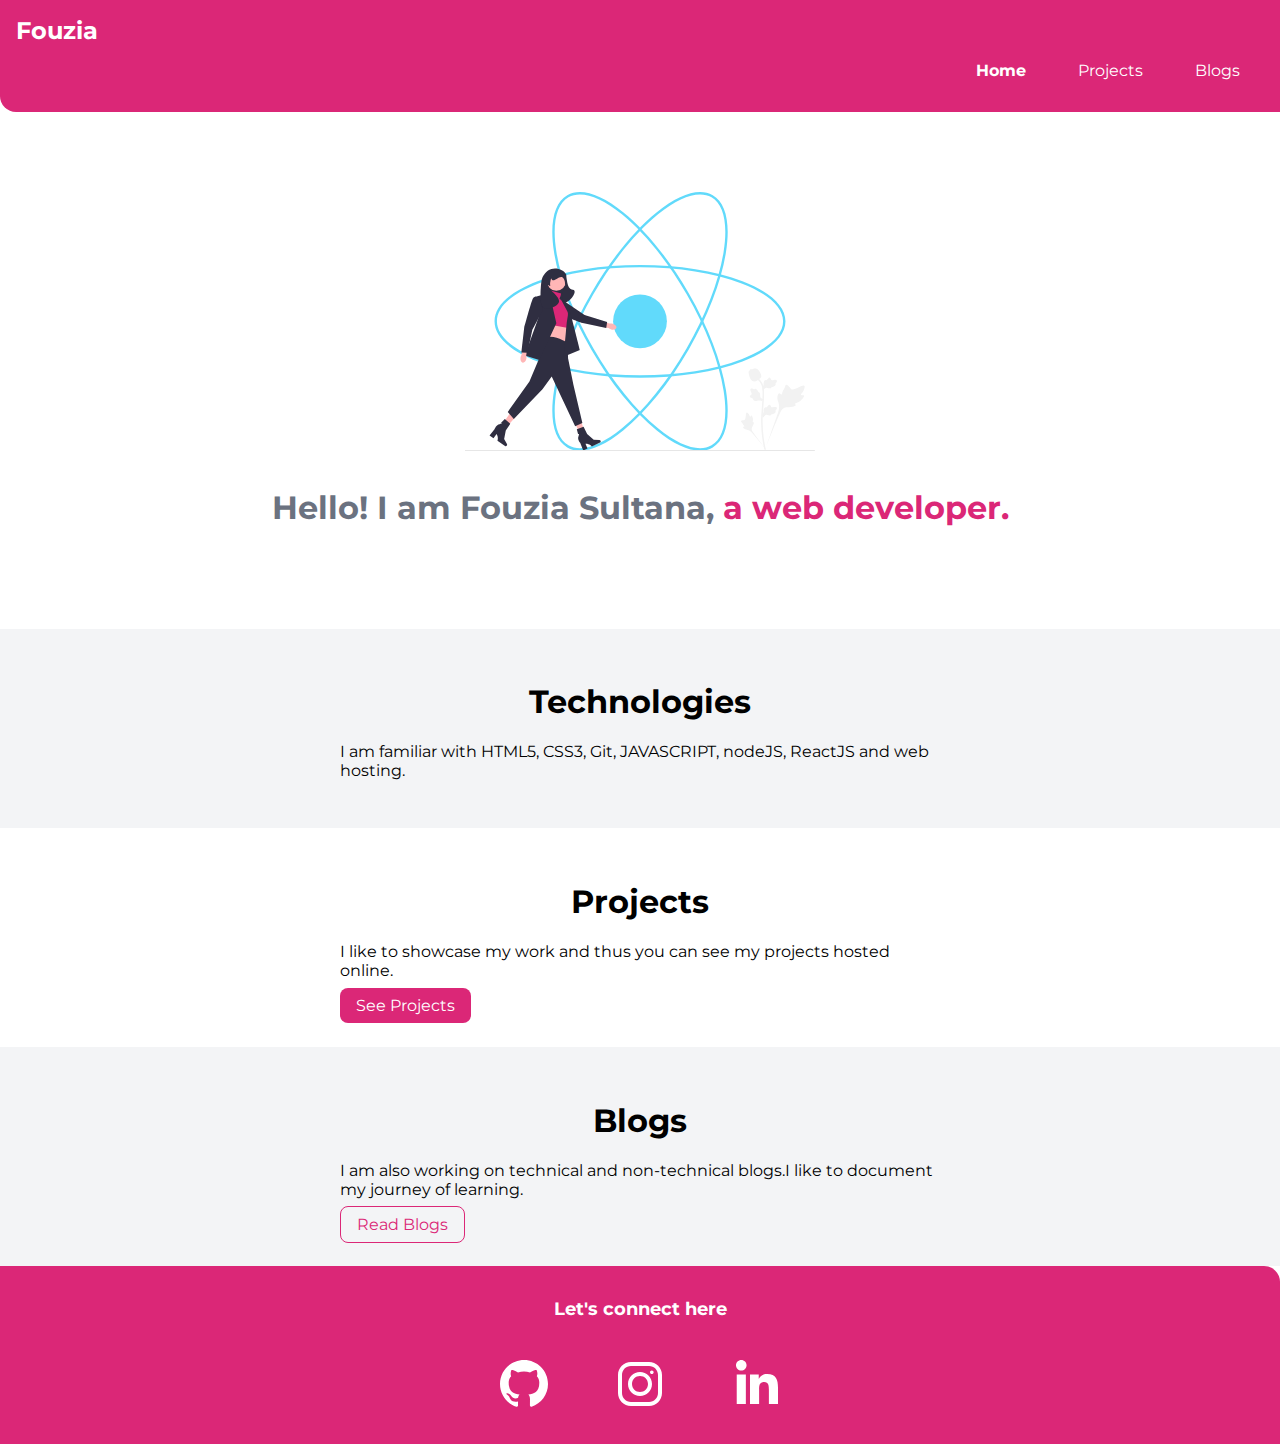
<file: index.html>
<!DOCTYPE html>
<html lang="en">
<head>
    <meta charset="UTF-8">
    <meta http-equiv="X-UA-Compatible" content="IE=edge">
    <meta name="viewport" content="width=device-width, initial-scale=1.0">
    <title>Home | fouziasultana</title>
    <link rel="stylesheet" href="styles.css">
</head>
<body>

    <nav class="navigation container">
        <div class="nav-brand">Fouzia</div>
        <ul class="list-non-bullet nav-pills">
        <li class="list-item-inline"><a class="link link-active" href="/">Home</a></li>
        <li class="list-item-inline"><a class="link" href="/projects.html">Projects</a></li>
        <li class="list-item-inline"><a class="link" href="/blogs.html">Blogs</a></li>
        </ul>
    </nav>

    <header class="hero">
        <img class="hero-img" src="images/hero.svg">
        <h1 class="hero-heading">Hello! I am Fouzia Sultana, <span class="heading-inverted">a web developer.</span></h1>
        </header>

        <section class="section ow">
            <div class="container container-center">
            <h1>Technologies</h1>
            <p>I am familiar with HTML5, CSS3, Git, JAVASCRIPT, nodeJS, ReactJS and web hosting.</p>
            </div>
        </section>

        <section class="section">
            <div class="container container-center">
            <h1>Projects</h1>
            <p>I like to showcase my work and thus you can see my projects hosted online.</p>
            <a class="link link-primary" href="/projects.html">See Projects</a>
            </div>
        </section>
        
        <section class="section ow">
            <div class="container container-center">
            <h1>Blogs</h1>
            <p>I am also working on technical and non-technical blogs.I like to document my journey of learning.</p>
            <a class="link link-secondary" href="/blogs.html">Read Blogs</a>
            </div>
        </section>

    <footer class="footer">
        <div class="footer-header">Let's connect here</div>
        <ul class="list non-bullet">
            <li class="list-item-inline">
                <a class="link" href="https://github.com/fouzi-sul" target="_blank">
                    <img src="images/github.svg" alt="Github logo">
                </a>
            </li>
            <li class="list-item-inline">
                <a class="link" href="https://instagram.com/fou.zee.yah" target="_blank">
                    <img src="images/insta.svg" alt="Instagram logo">
                </a>
            </li>
            <li class="list-item-inline">
                <a class="link" href="https://linkedin.com/in/fouziasultana" target="_blank">
                    <img src="images/linkedin.svg" alt="Linkedin logo">
                </a>
            </li>
            </ul>
        </footer>

</body>
</html>
</file>
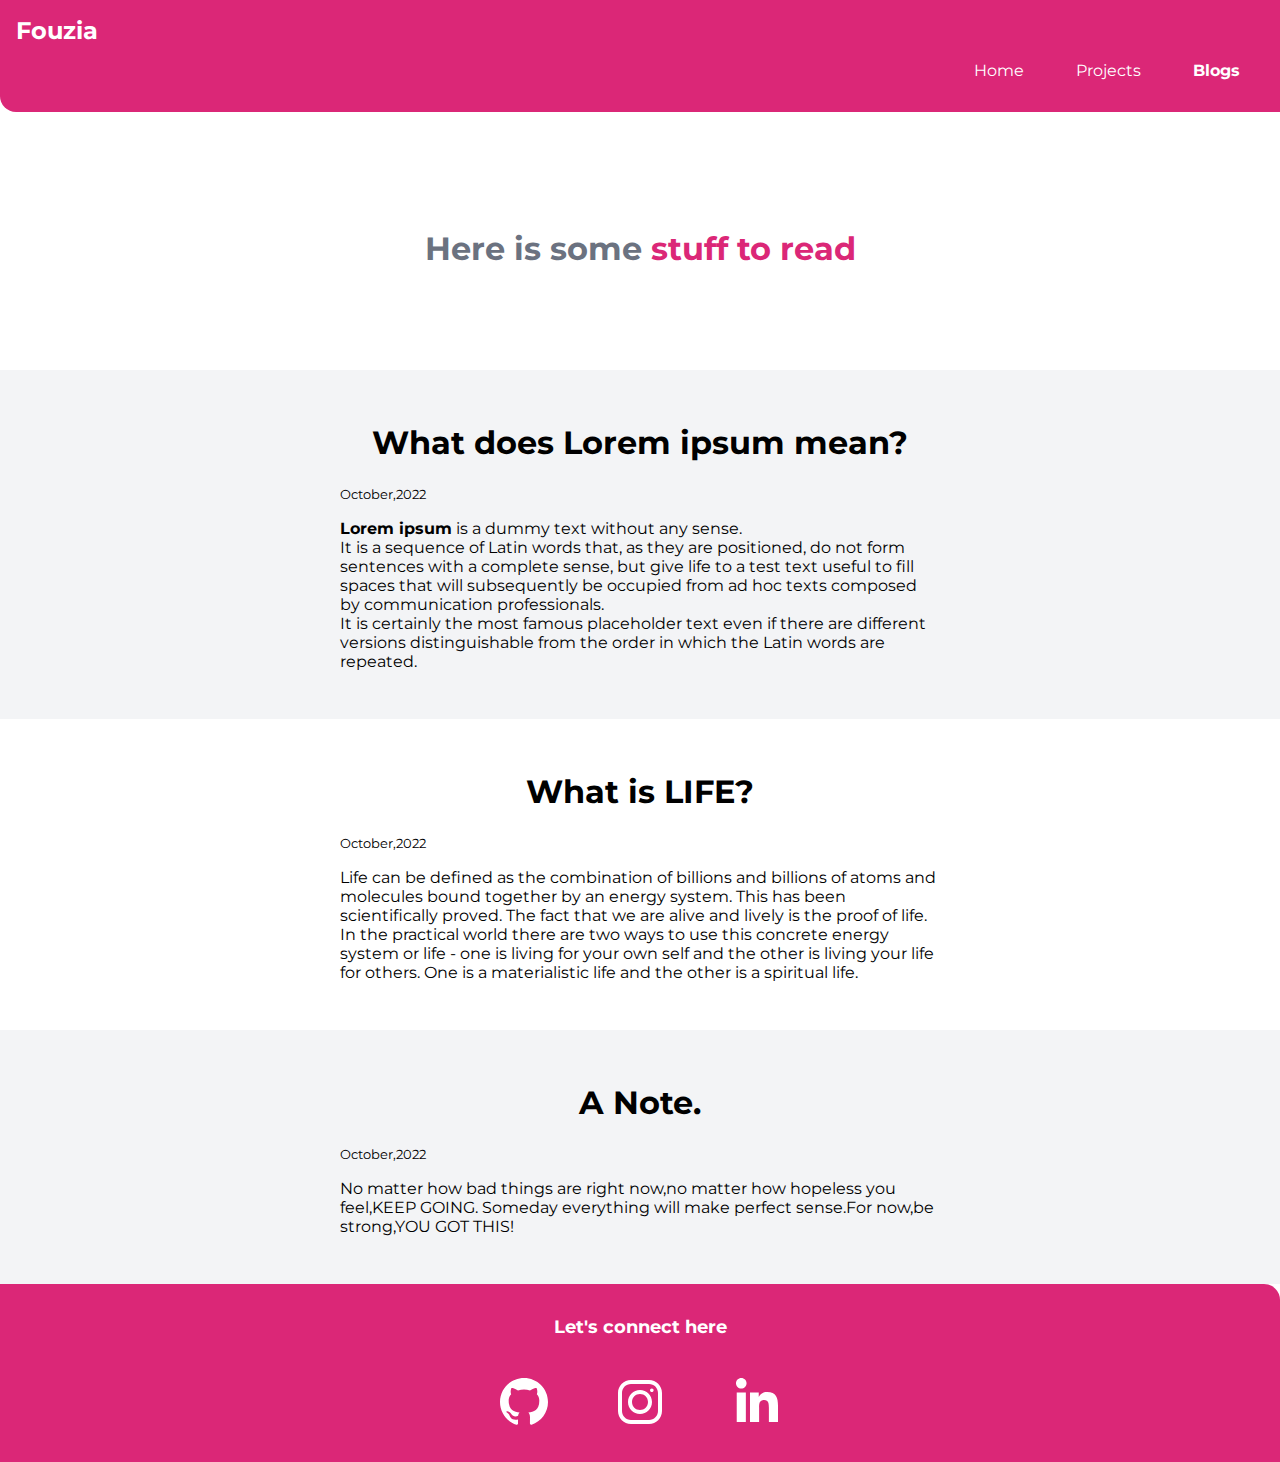
<file: blogs.html>
<!DOCTYPE html>
<html lang="en">
<head>
    <meta charset="UTF-8">
    <meta http-equiv="X-UA-Compatible" content="IE=edge">
    <meta name="viewport" content="width=device-width, initial-scale=1.0">
    <title>Blogs</title>
    <link rel="stylesheet" href="styles.css">
</head>
<body>
    <nav class="navigation container">
        <div class="nav-brand">Fouzia</div>
        <ul class="list-non-bullet nav-pills">
        <li class="list-item-inline"><a class="link" href="/">Home</a></li>
        <li class="list-item-inline"><a class="link" href="/projects.html">Projects</a></li>
        <li class="list-item-inline"><a class="link link-active" href="/blogs.html">Blogs</a></li>
        </ul>
    </nav>

    <header class="hero">
        <h1 class="hero-heading">Here is some <span class="heading-inverted">stuff to read</span></h1>
        </header>
        
        <section class="section ow">
            <div class="container container-center">
            <h1>What does Lorem ipsum mean?</h1>
            <small>October,2022</small>
            <p><strong>Lorem ipsum</strong> is a dummy text without any sense.<br>It is a sequence of 
                Latin words that, as they are positioned, do not form sentences with a complete 
                sense, but give life to a test text useful to fill spaces that will subsequently 
                be occupied from ad hoc texts composed by communication professionals.<br>It is 
                certainly the most famous placeholder text even if there are different versions 
                distinguishable from the order in which the Latin words are repeated.</p>
            </div>
        </section>

        <section class="section">
            <div class="container container-center">
            <h1>What is LIFE?</h1>
            <small>October,2022</small>
            <p>Life can be defined as the combination of billions and billions of atoms and molecules 
                bound together by an energy system. This has been scientifically proved. The fact 
                that we are alive and lively is the proof of life.<br>In the practical world there are
                 two ways to use this concrete energy system or life - one is living for your own self 
                 and the other is living your life for others. One is a materialistic life and the other
                  is a spiritual life.</p>
            </div>
        </section>

        <section class="section ow">
            <div class="container container-center">
            <h1>A Note.</h1>
            <small>October,2022</small>
            <p>No matter how bad things are right now,no matter how hopeless you feel,KEEP GOING.
                Someday everything will make perfect sense.For now,be strong,YOU GOT THIS!</p>
            </div>
        </section>

        <footer class="footer">
            <div class="footer-header">Let's connect here</div>
            <ul class="list non-bullet">
                <li class="list-item-inline">
                    <a class="link" href="https://github.com/fouzi-sul" target="_blank">
                        <img src="images/github.svg" alt="Github logo">
                    </a>
                </li>
                <li class="list-item-inline">
                    <a class="link" href="https://instagram.com/fou.zee.yah" target="_blank">
                        <img src="images/insta.svg" alt="Instagram logo">
                    </a>
                </li>
                <li class="list-item-inline">
                    <a class="link" href="https://linkedin.com/in/fouziasultana" target="_blank">
                        <img src="images/linkedin.svg" alt="Linkedin logo">
                    </a>
                </li>
                </ul>
            </footer>
    
</body>
</html>
</file>
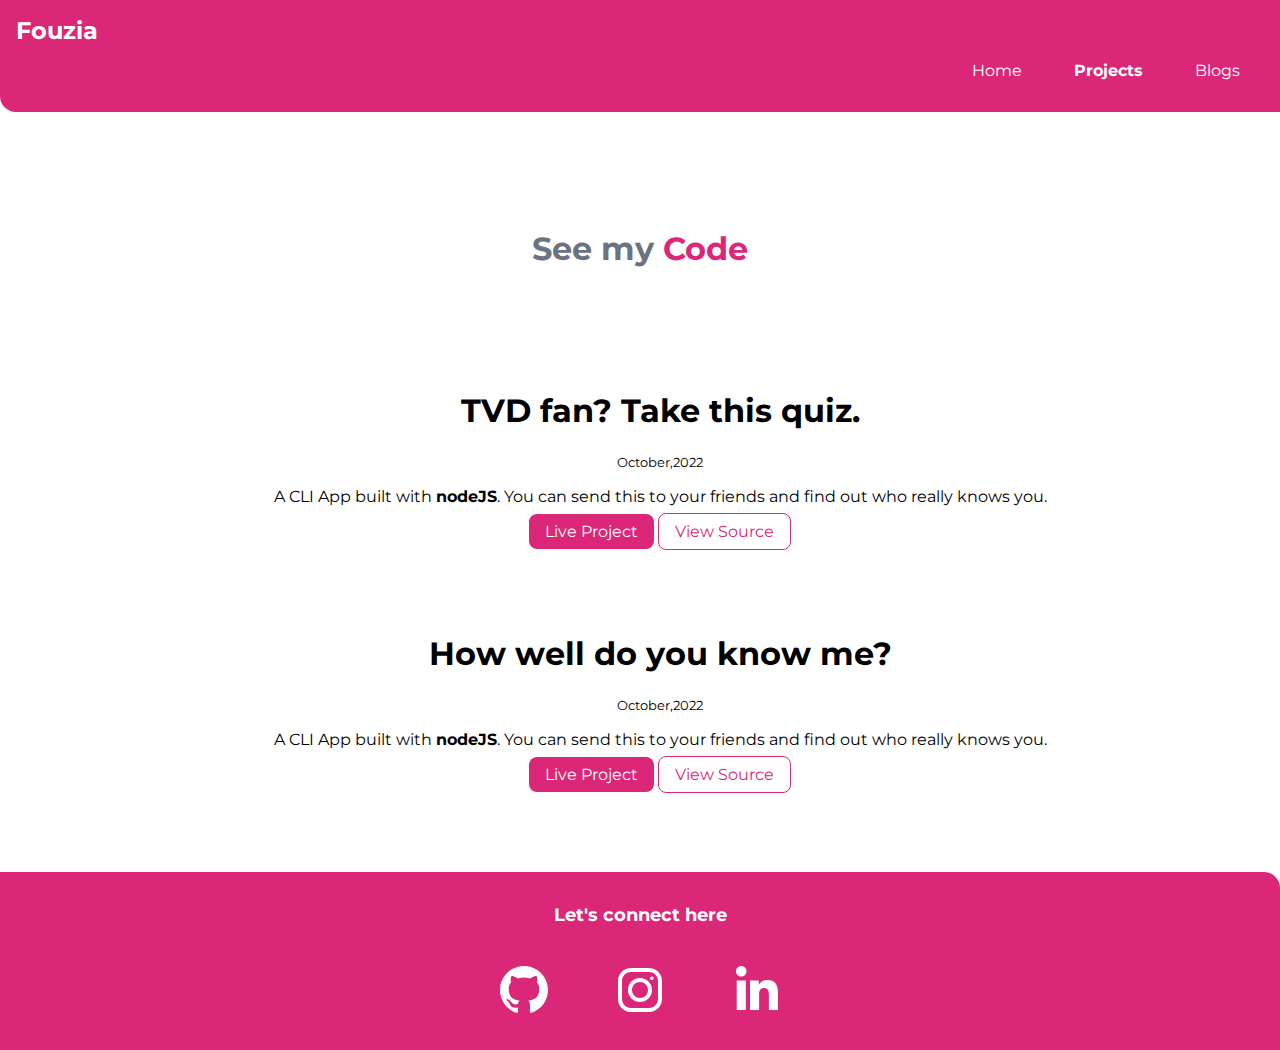
<file: projects.html>
<!DOCTYPE html>
<html lang="en">
<head>
    <meta charset="UTF-8">
    <meta http-equiv="X-UA-Compatible" content="IE=edge">
    <meta name="viewport" content="width=device-width, initial-scale=1.0">
    <title>Projects</title>
    <link rel="stylesheet" href="/styles.css">
</head>
<body>
    <nav class="navigation container">
        <div class="nav-brand">Fouzia</div>
        <ul class="list-non-bullet nav-pills">
        <li class="list-item-inline"><a class="link" href="/">Home</a></li>
        <li class="list-item-inline"><a class="link link-active" href="/projects.html">Projects</a></li>
        <li class="list-item-inline"><a class="link" href="/blogs.html">Blogs</a></li>
        </ul>
    </nav>
    <header class="hero">
        <h1 class="hero-heading">See my <span class="heading-inverted">Code</span></h1>
        </header>
        <ul class="list-non-bullet">
            <li class="space">
                <h1>TVD fan? Take this quiz.</h1>
                <small>October,2022</small>
                <p>A CLI App built with <strong>nodeJS</strong>. You can send this to your friends and find out who really knows you.</p>

                <a class="link link-primary" href="https://replit.com/@fouzi-sul/tvdquiz">Live Project</a>
                <a class="link link-secondary" href="https://github.com/fouzi-sul/tvd.quiz">View Source</a>
            </li>


            <li class="space">
                <h1>How well do you know me?</h1>
                <small>October,2022</small>
                <p>A CLI App built with <strong>nodeJS</strong>. You can send this to your friends and find out who really knows you.</p>

                <a class="link link-primary" href="https://replit.com/@fouzi-sul/you-know-me">Live Project</a>
                <a class="link link-secondary" href="https://github.com/fouzi-sul/you-know-me">View Source</a>
            </li>
        </ul>
        <footer class="footer">
            <div class="footer-header">Let's connect here</div>
            <ul class="list non-bullet">
                <li class="list-item-inline">
                    <a class="link" href="https://github.com/fouzi-sul" target="_blank">
                        <img src="images/github.svg" alt="Github logo">
                    </a>
                </li>
                <li class="list-item-inline">
                    <a class="link" href="https://instagram.com/fou.zee.yah" target="_blank">
                        <img src="images/insta.svg" alt="Instagram logo">
                    </a>
                </li>
                <li class="list-item-inline">
                    <a class="link" href="https://linkedin.com/in/fouziasultana" target="_blank">
                        <img src="images/linkedin.svg" alt="Linkedin logo">
                    </a>
                </li>
                </ul>
            </footer>
       
</body>
</html>
</file>
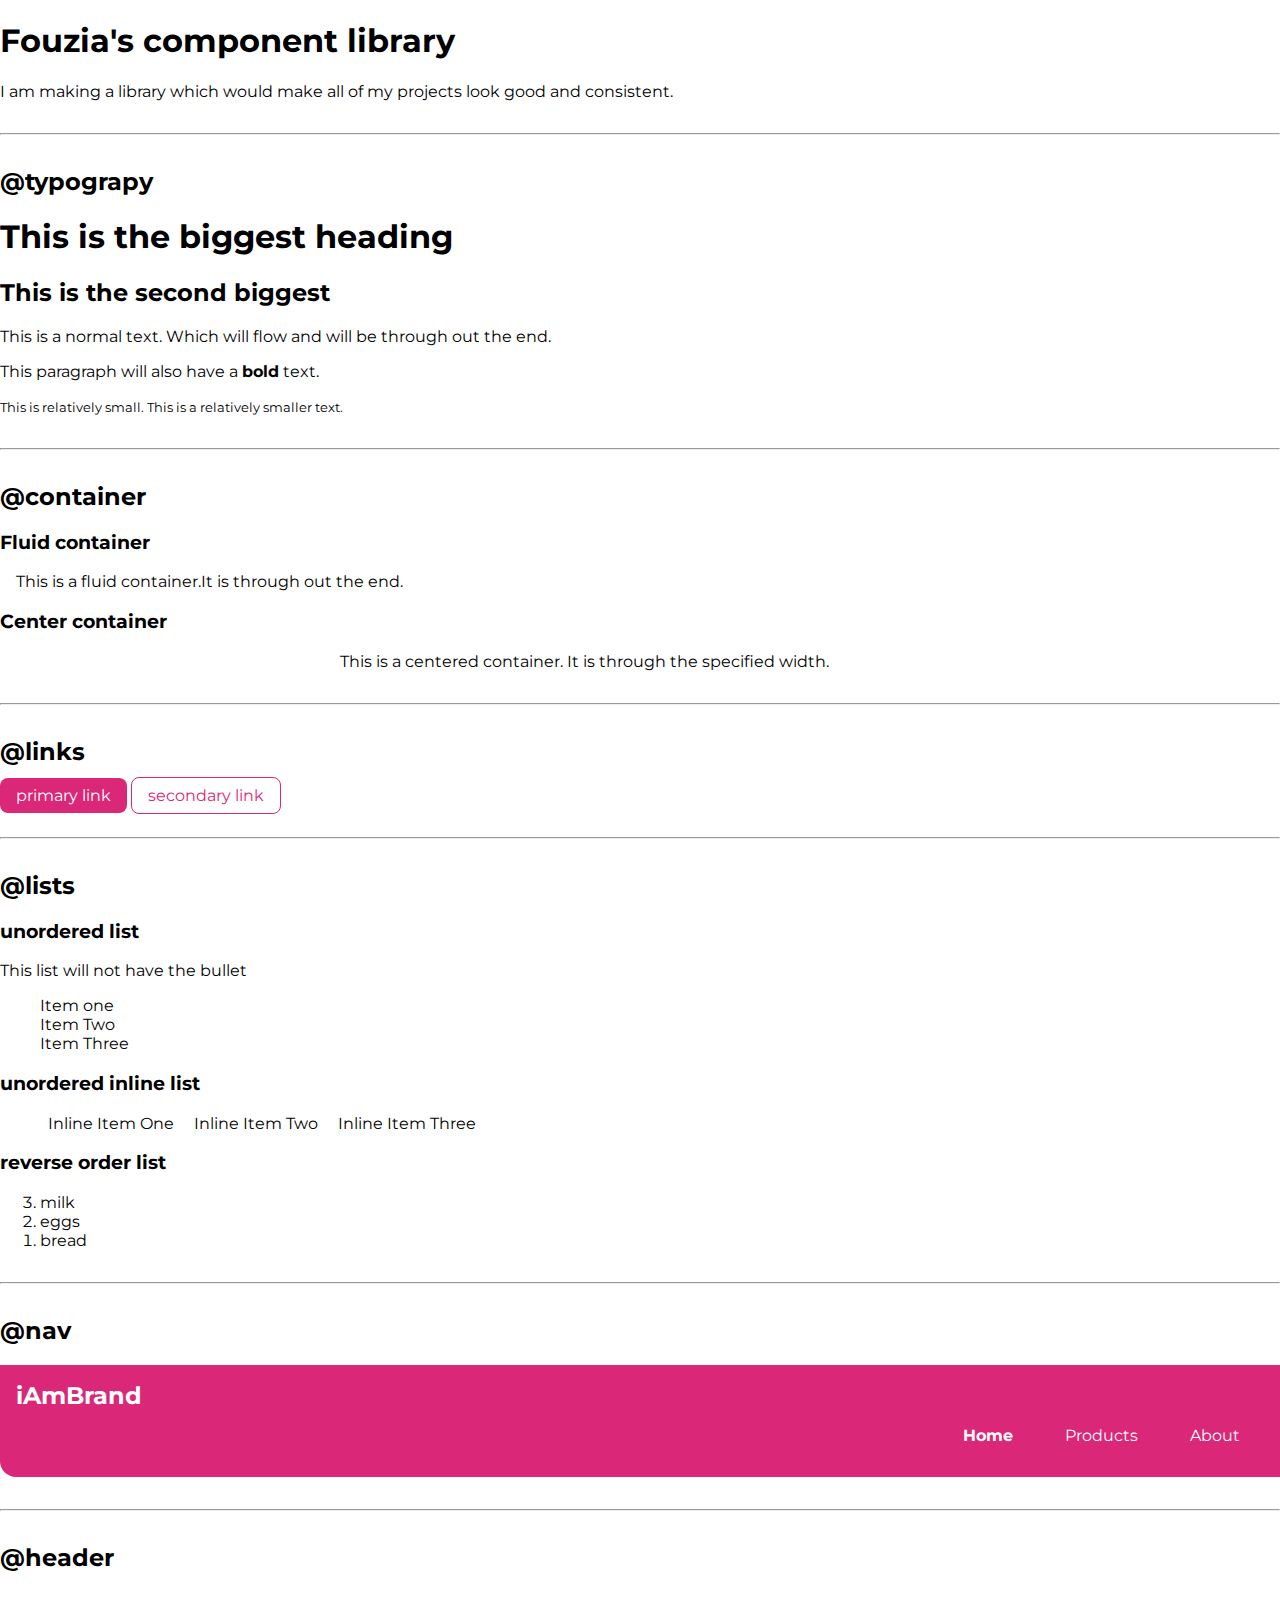
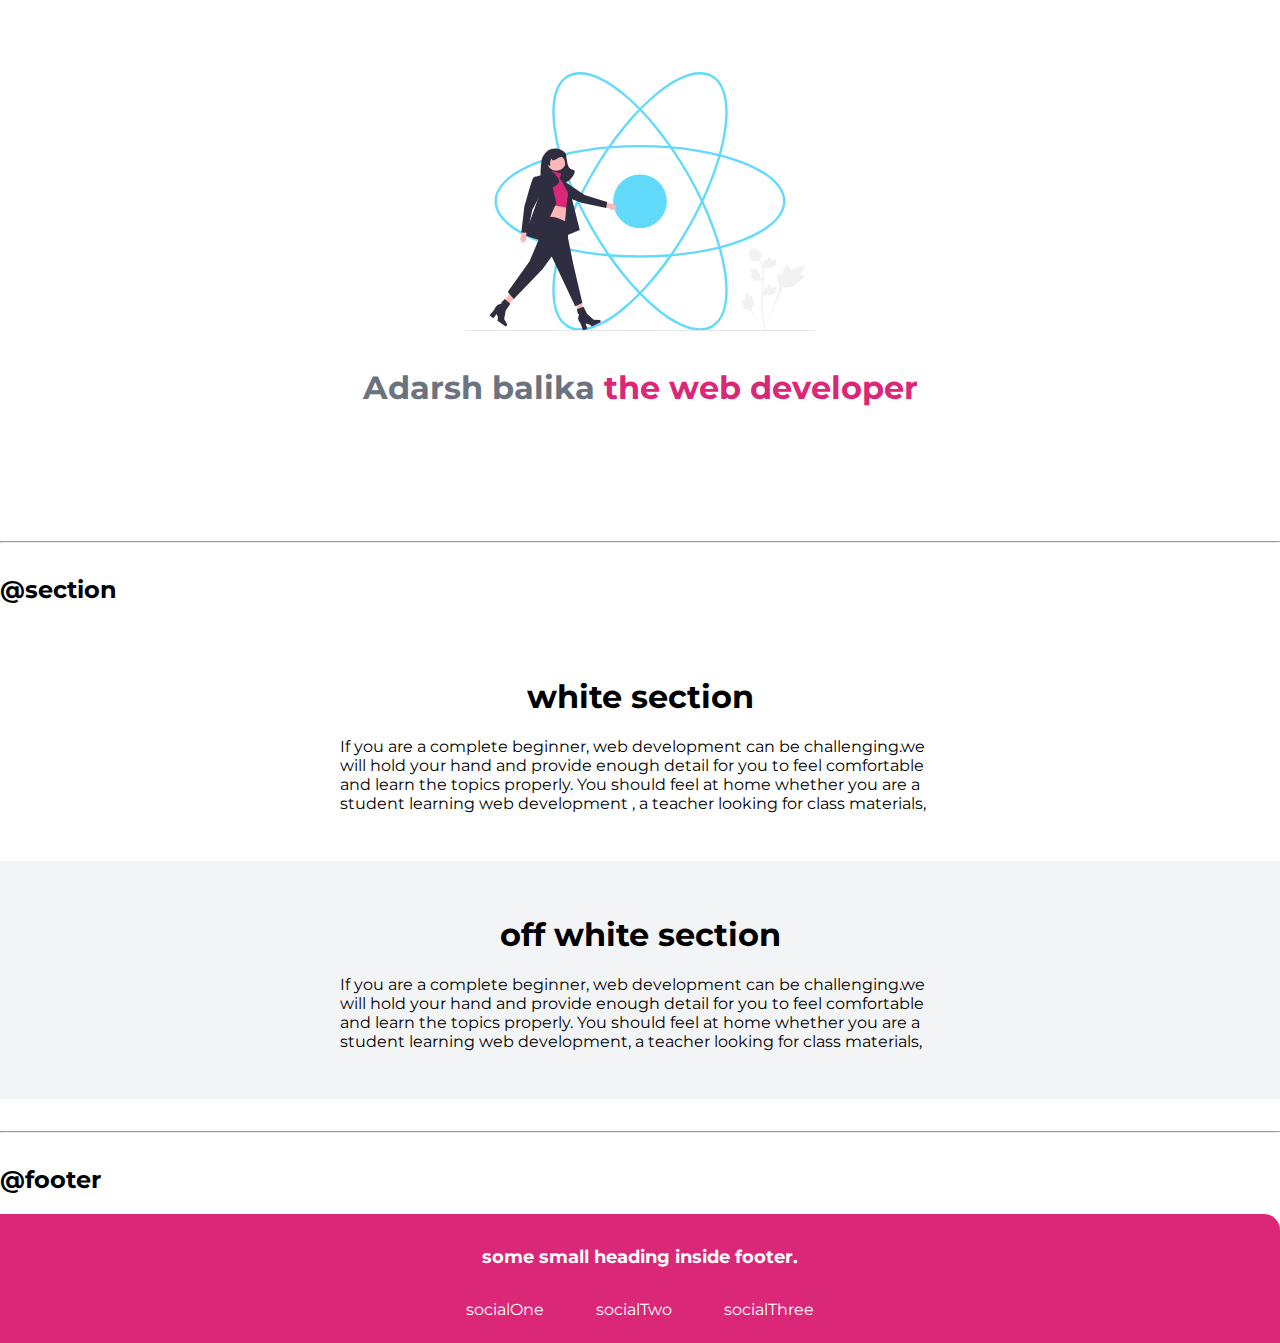
<file: lib/components.html>
<!DOCTYPE html>
<html lang="en">
<head>
    <meta charset="UTF-8">
    <meta http-equiv="X-UA-Compatible" content="IE=edge">
    <meta name="viewport" content="width=device-width, initial-scale=1.0">
    <title>Component Library</title>
    <link rel="stylesheet" href="/styles.css">
</head>
<body>
    <h1>Fouzia's component library</h1>
    <p>I am making a library which would make all of my projects look good and consistent.</p>
    <hr>
    <h2>@typograpy</h2>
    <h1>This is the biggest heading</h1>
    <h2>This is the second biggest</h2>
    <p>This is a normal text. Which will flow and will be through out the end.</p>
    <p>This paragraph will also have a <strong>bold</strong> text.</p>
    <small>This is relatively small. This is a relatively smaller text.</small>
    <hr>
    <h2>@container</h2>
    <h3>Fluid container</h3>
    <p class="container">This is a fluid container.It is through out the end.</p>
    <h3>Center container</h3>
    <p class="container container-center">This is a centered container. It is through the specified width.</p>
    <hr>
    <h2>@links</h2>
    <a class="link link-primary" href="/">primary link</a>
    <a class="link link-secondary" href="/">secondary link</a>
    <hr>
    <h2>@lists</h2>
    <h3>unordered list</h3>
    <p>This list will not have the bullet</p>
    <ul class="list-non-bullet">
        <li>Item one</li>
        <li>Item Two</li>
        <li>Item Three</li>
    </ul>
    <h3>unordered inline list</h3>
    <ul class="list-non-bullet">
        <li class="list-item-inline">Inline Item One</li>
        <li class="list-item-inline">Inline Item Two</li>
        <li class="list-item-inline">Inline Item Three</li>   
    </ul>
    <h3>reverse order list</h3>
    <ol reversed>
         <li>milk</li>
         <li>eggs</li>
         <li>bread</li>
    </ol>
    <hr>
    <h2>@nav</h2>
    <nav class="navigation container">
        <div class="nav-brand">iAmBrand</div>
        <ul class="list-non-bullet nav-pills">
        <li class="list-item-inline"><a class="link link-active" href="/">Home</a></li>
        <li class="list-item-inline"><a class="link" href="/">Products</a></li>
        <li class="list-item-inline"><a class="link" href="/">About</a></li>
        </ul>
    </nav>
    <hr>
    <h2>@header</h2>
    <header class="hero">
    <img class="hero-img" src="/images/hero.svg">
    <h1 class="hero-heading">Adarsh balika <span class="heading-inverted">the web developer</span></h1>
    </header>
    <hr>
    <h2>@section</h2>
    <section class="section">
        <div class="container container-center">
        <h1>white section</h1>
        <p>If you are a complete beginner, web development can be 
            challenging.we will hold your hand and provide enough detail 
            for you to feel comfortable and learn the topics properly. You should 
            feel at home whether you are a student learning web development ,
            a teacher looking for class materials,
            </p>
        </div>
    </section>
    <section class="section ow">
        <div class="container container-center">
        <h1>off white section</h1>
        <p>If you are a complete beginner, web development can be 
            challenging.we will hold your hand and provide enough detail 
            for you to feel comfortable and learn the topics properly. You should 
            feel at home whether you are a student learning web development, 
            a teacher looking for class materials,
            </p>
        </div>
    </section>
    <hr>
    <h2>@footer</h2>
    <footer class="footer">
        <div class="footer-header">some small heading inside footer.</div>
        <ul class="list non-bullet">
            <li class="list-item-inline"><a class="link" href="/">socialOne</a></li>
            <li class="list-item-inline"><a class="link" href="/">socialTwo</a></li>
            <li class="list-item-inline"><a class="link"href="/">socialThree</a></li>
            </ul>
    </footer>

</body>
</html>
</file>
<file: styles.css>
@import url('https://fonts.googleapis.com/css2?family=Montserrat&display=swap');
body{
    font-family: 'Montserrat', sans-serif;
    margin: 0px;
}
:root{
    --primary-color:#db2777;
    --dark-gray:#6b7280;
    --off-white:#F3F4F6;
}
.container{
    padding: 0rem 1rem;
}
.container-center{
    margin: auto;
    max-width: 600px;
}
.link{
    box-sizing: border-box;
    padding: 0.5rem 1rem;
    text-decoration: none;
}
.link-primary{
    background-color:var(--primary-color);
    color: white;
    border-radius: 0.5rem;

}
.link-secondary{
    color:var(--primary-color);
    border: 1px solid var(--primary-color);
    border-radius: 0.5rem;
}
hr{
    margin: 2rem 0rem;
}
.list-non-bullet{
    list-style: none;
}
.list-item-inline{
    display: inline;
    padding: 0rem 0.5rem;
}
.navigation{
    background-color: var(--primary-color);
    color: white;
    padding: 1rem;
    border-bottom-left-radius: 1rem;
}
.navigation .link{
    color: white;
}
.navigation .nav-brand{
    font-weight: bold;
    font-size:x-large;
}
.navigation .nav-pills{
    text-align: right;
}
.navigation .link-active{
    font-weight: bold;
}
.hero{
    padding: 2rem;
    padding:5rem;
}
.hero .hero-img{
    max-width: 350px;
    margin: auto;
    display: block;
}
.hero .hero-heading{
    padding-top: 1rem;
    color: var(--dark-gray);
    text-align: center;
}
.hero .hero-heading .heading-inverted{
color: var(--primary-color);
}
.section{
    padding: 2rem;
}
.section h1{
    text-align: center;
}
.ow{
    background-color: var(--off-white);
}
.footer{
    background-color: var(--primary-color);
    text-align: center;
    color: white;
    /**padding: 2rem 1rem;**/
    padding-top: 2rem;
    padding-bottom: 0.5rem;
    border-top-right-radius: 1rem;
}
.footer .footer-header{
    font-weight: bold;
    font-size: large;
    padding-bottom: 1rem;
}
.footer .link{
    color: white;
     
}
.footer ul{
    padding-inline-start: 0px;
}
.space{
    padding-bottom: 4.5rem;
    text-align: center;
}
</file>
